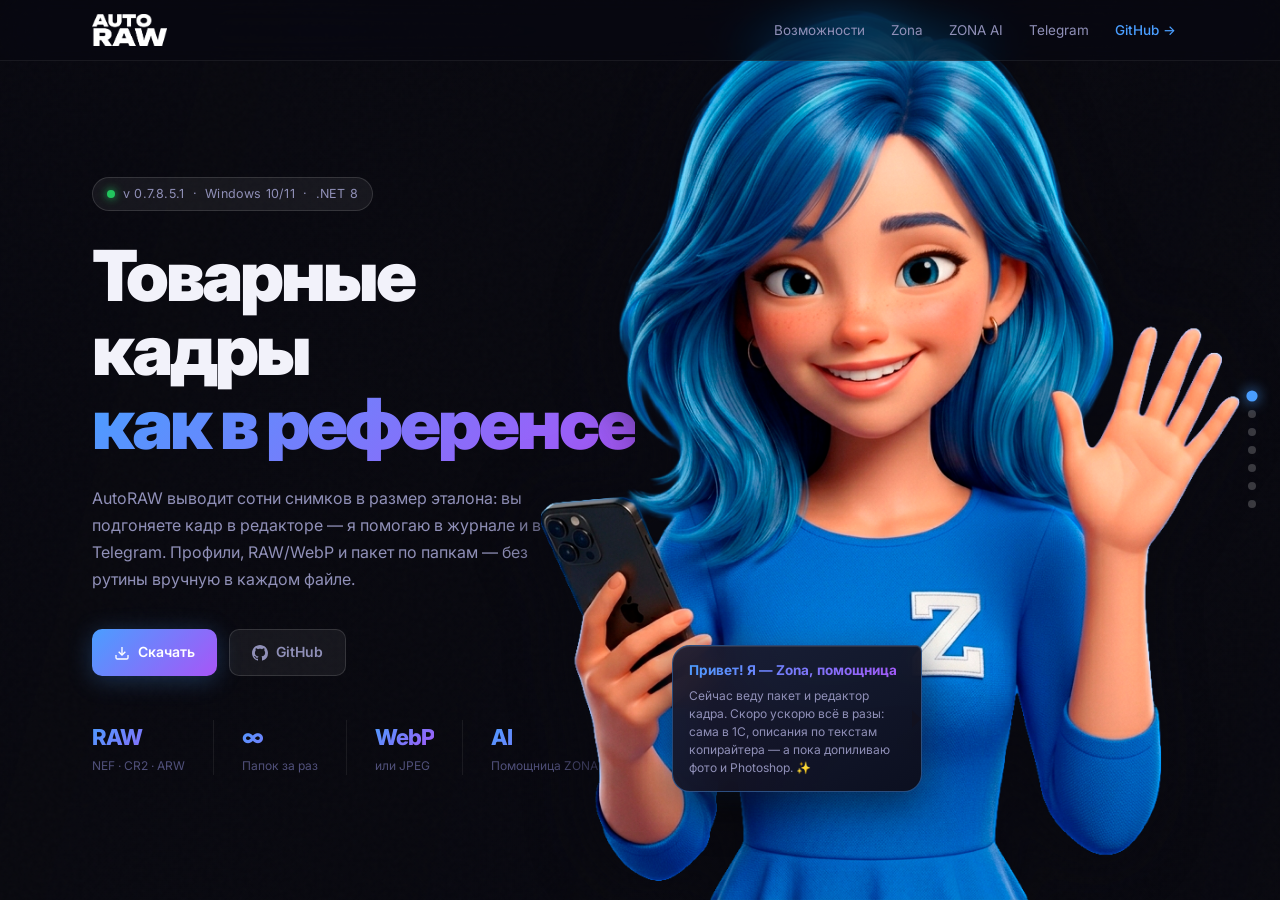
<file: index.html>
<!DOCTYPE html>
<html lang="ru">
<head>
  <meta charset="UTF-8" />
  <meta name="viewport" content="width=device-width, initial-scale=1.0" />
  <title>AutoRAW — кадрирование товара с помощницей Zona</title>
  <link rel="icon" href="images/favicon.ico" type="image/x-icon" />
  <link rel="stylesheet" href="style.css" />
  <link rel="preconnect" href="https://fonts.googleapis.com" />
  <link rel="preconnect" href="https://fonts.gstatic.com" crossorigin />
  <link href="https://fonts.googleapis.com/css2?family=Inter:wght@300;400;500;600;700;800;900&display=swap" rel="stylesheet" />
</head>
<body>

<!-- ══════════ NAV ══════════ -->
<nav class="nav">
  <div class="nav-inner">
    <a href="#s-hero" class="nav-logo" aria-label="AutoRAW">
      <img src="images/logo.png" alt="AutoRAW" class="nav-logo-img" />
    </a>
    <ul class="nav-links">
      <li><a href="#s-features">Возможности</a></li>
      <li><a href="#s-zona">Zona</a></li>
      <li><a href="#s-ai">ZONA AI</a></li>
      <li><a href="#s-telegram">Telegram</a></li>
      <li><a href="https://github.com/divangames/AutoRAW" target="_blank" class="nav-github">GitHub →</a></li>
    </ul>
    <button class="nav-burger" id="navBurger"><span></span><span></span><span></span></button>
  </div>
</nav>

<!-- ══════════ SCROLL PROGRESS DOTS ══════════ -->
<div class="scroll-dots" id="scrollDots">
  <div class="sdot active" data-idx="0" title="Главная"></div>
  <div class="sdot" data-idx="1" title="Возможности"></div>
  <div class="sdot" data-idx="2" title="Zona"></div>
  <div class="sdot" data-idx="3" title="ZONA AI"></div>
  <div class="sdot" data-idx="4" title="Telegram"></div>
  <div class="sdot" data-idx="5" title="Стек"></div>
  <div class="sdot" data-idx="6" title="Старт"></div>
</div>

<!-- ══════════ SCROLL CONTAINER ══════════ -->
<div class="scroll-wrap" id="scrollWrap">

  <!-- ① HERO ─────────────────────────────────── -->
  <section class="snap-sec s-hero" id="s-hero" data-idx="0">
    <div class="hero-video-bg">
      <iframe id="heroVideo"
        src="https://kinescope.io/embed/4FJbXLCmydcAJ5dsx8L84a?autoplay=1&muted=1&loop=1&controls=0&background=1&playbackRate=2"
        frameborder="0" allow="autoplay; fullscreen" allowfullscreen></iframe>
      <div class="hero-video-overlay"></div>
    </div>
    <div class="hero-noise"></div>

    <div class="container hero-inner">
      <div class="hero-left">
        <div class="hero-badge ri" data-d="0">
          <span class="badge-dot"></span>
          v&nbsp;0.7.8.5.1 &nbsp;·&nbsp; Windows 10/11 &nbsp;·&nbsp; .NET&nbsp;8
        </div>
        <h1 class="hero-title">
          <span class="rw" data-d="80">Товарные</span>
          <span class="rw" data-d="160">кадры</span>
          <span class="rw gradient-text" data-d="240">как в референсе</span>
        </h1>
        <p class="hero-sub ri" data-d="340">
          AutoRAW выводит сотни снимков в размер эталона: вы подгоняете кадр
          в редакторе — я помогаю в журнале и в Telegram. Профили, RAW/WebP
          и пакет по папкам — без рутины вручную в каждом файле.
        </p>
        <div class="hero-actions ri" data-d="420">
          <a href="https://github.com/divangames/AutoRAW/releases" target="_blank" class="btn btn-primary">
            <svg width="16" height="16" viewBox="0 0 24 24" fill="none" stroke="currentColor" stroke-width="2"><path d="M21 15v4a2 2 0 01-2 2H5a2 2 0 01-2-2v-4"/><polyline points="7 10 12 15 17 10"/><line x1="12" y1="15" x2="12" y2="3"/></svg>
            Скачать
          </a>
          <a href="https://github.com/divangames/AutoRAW" target="_blank" class="btn btn-ghost">
            <svg width="16" height="16" viewBox="0 0 24 24" fill="currentColor"><path d="M12 0C5.37 0 0 5.37 0 12c0 5.31 3.435 9.795 8.205 11.385.6.105.825-.255.825-.57 0-.285-.015-1.23-.015-2.235-3.015.555-3.795-.735-4.035-1.41-.135-.345-.72-1.41-1.23-1.695-.42-.225-1.02-.78-.015-.795.945-.015 1.62.87 1.845 1.23 1.08 1.815 2.805 1.305 3.495.99.105-.78.42-1.305.765-1.605-2.67-.3-5.46-1.335-5.46-5.925 0-1.305.465-2.385 1.23-3.225-.12-.3-.54-1.53.12-3.18 0 0 1.005-.315 3.3 1.23.96-.27 1.98-.405 3-.405s2.04.135 3 .405c2.295-1.56 3.3-1.23 3.3-1.23.66 1.65.24 2.88.12 3.18.765.84 1.23 1.905 1.23 3.225 0 4.605-2.805 5.625-5.475 5.925.435.375.81 1.095.81 2.22 0 1.605-.015 2.895-.015 3.3 0 .315.225.69.825.57A12.02 12.02 0 0024 12c0-6.63-5.37-12-12-12z"/></svg>
            GitHub
          </a>
        </div>
        <div class="hero-stats ri" data-d="500">
          <div class="hstat">
            <div class="hstat-num" data-count="0">RAW</div>
            <div class="hstat-label">NEF · CR2 · ARW</div>
          </div>
          <div class="hstat-div"></div>
          <div class="hstat">
            <div class="hstat-num">∞</div>
            <div class="hstat-label">Папок за раз</div>
          </div>
          <div class="hstat-div"></div>
          <div class="hstat">
            <div class="hstat-num">WebP</div>
            <div class="hstat-label">или JPEG</div>
          </div>
          <div class="hstat-div"></div>
          <div class="hstat">
            <div class="hstat-num">AI</div>
            <div class="hstat-label">Помощница ZONA</div>
          </div>
        </div>
      </div>

    </div>

    <div class="slide-char-wrap hero-char-wrap ri" data-d="200">
      <img src="images/fone_01.png" alt="ZONA" class="slide-char hero-char" id="heroChar" />
    </div>

    <aside class="hero-speech ri" data-d="280" aria-label="Приветствие Zona">
      <div class="hero-speech-bubble">
        <span class="hero-speech-name">Привет! Я — Zona, помощница</span>
        <p>Сейчас веду пакет и редактор кадра. Скоро ускорю всё в разы: сама в 1С, описания по текстам копирайтера — а пока допиливаю фото и Photoshop. ✨</p>
      </div>
    </aside>


  </section>

  <!-- ② FEATURES ─────────────────────────────── -->
  <section class="snap-sec s-features" id="s-features" data-idx="1">
    <div class="feat-char-wrap">
      <img src="images/hellow_02.png" alt="" class="feat-char" />
    </div>
    <aside class="feat-speech ri" data-d="200" aria-label="Zona говорит">
      <div class="feat-speech-bubble">
        <span class="feat-speech-name">Я, Zona</span>
        <p>Арсенал обновился: профили, редактор, пакет по референсу — и я уже кую следующий удар: 1С, тексты, экшены Photoshop. Верь в меня! ⚔️</p>
      </div>
    </aside>
    <div class="container">
      <div class="features-layout">
        <div class="feat-head">
          <div class="section-tag">Возможности</div>
          <h2 class="section-title">Полный арсенал<br/>для фотографа</h2>
          <p class="section-sub">Сейчас — кадр под эталон и пакет; дальше — ещё быстрее, с 1С и копирайтом</p>
        </div>
        <div class="feat-grid">
          <div class="feat-item ri" data-d="0">
            <div class="feat-icon fi-blue"><svg width="22" height="22" viewBox="0 0 24 24" fill="none" stroke="currentColor" stroke-width="1.5"><path d="M4 6h16M4 12h16M4 18h7"/></svg></div>
            <div><div class="feat-title">Пакетная обработка</div><div class="feat-desc">Рекурсивный обход, пауза, отмена</div></div>
          </div>
          <div class="feat-item ri" data-d="60">
            <div class="feat-icon fi-red"><svg width="22" height="22" viewBox="0 0 24 24" fill="none" stroke="currentColor" stroke-width="1.5"><rect x="3" y="3" width="18" height="18" rx="2"/><path d="M9 3v18M15 9h6M15 15h6"/></svg></div>
            <div><div class="feat-title">Редактор кадра</div><div class="feat-desc">Смещение, масштаб, поворот — под размер референса</div></div>
          </div>
          <div class="feat-item ri" data-d="120">
            <div class="feat-icon fi-purple"><svg width="22" height="22" viewBox="0 0 24 24" fill="none" stroke="currentColor" stroke-width="1.5"><path d="M21 16V8a2 2 0 00-1-1.73l-7-4a2 2 0 00-2 0l-7 4A2 2 0 003 8v8a2 2 0 001 1.73l7 4a2 2 0 002 0l7-4A2 2 0 0021 16z"/></svg></div>
            <div><div class="feat-title">Профили товара</div><div class="feat-desc">Стандартные и свои — импорт одной папкой</div></div>
          </div>
          <div class="feat-item ri" data-d="180">
            <div class="feat-icon fi-green"><svg width="22" height="22" viewBox="0 0 24 24" fill="none" stroke="currentColor" stroke-width="1.5"><path d="M12 3H5a2 2 0 00-2 2v14a2 2 0 002 2h14a2 2 0 002-2v-7"/><path d="M18.375 2.625a2.121 2.121 0 013 3L12 15l-4 1 1-4z"/></svg></div>
            <div><div class="feat-title">Drag-and-drop</div><div class="feat-desc">Перетащите папку — путь подставится</div></div>
          </div>
          <div class="feat-item ri" data-d="240">
            <div class="feat-icon fi-orange"><svg width="22" height="22" viewBox="0 0 24 24" fill="none" stroke="currentColor" stroke-width="1.5"><circle cx="12" cy="12" r="4"/><path d="M12 2v2m0 16v2M2 12h2m16 0h2"/></svg></div>
            <div><div class="feat-title">Тёмная и светлая тема</div><div class="feat-desc">Синхронизация с системой Windows</div></div>
          </div>
          <div class="feat-item ri" data-d="300">
            <div class="feat-icon fi-cyan"><svg width="22" height="22" viewBox="0 0 24 24" fill="none" stroke="currentColor" stroke-width="1.5"><path d="M14 2H6a2 2 0 00-2 2v16a2 2 0 002 2h12a2 2 0 002-2V8z"/><polyline points="14 2 14 8 20 8"/></svg></div>
            <div><div class="feat-title">Цветокоррекция XMP</div><div class="feat-desc">Пресеты Lightroom / Camera Raw</div></div>
          </div>
          <div class="feat-item ri" data-d="360">
            <div class="feat-icon fi-pink"><svg width="22" height="22" viewBox="0 0 24 24" fill="none" stroke="currentColor" stroke-width="1.5"><path d="M12 2v4M12 18v4M4.93 4.93l2.83 2.83M16.24 16.24l2.83 2.83M2 12h4M18 12h4M4.93 19.07l2.83-2.83M16.24 7.76l2.83-2.83"/></svg></div>
            <div><div class="feat-title">В разработке</div><div class="feat-desc">Фиксы фото, экшены и дроплеты Photoshop</div></div>
          </div>
          <div class="feat-item ri" data-d="420">
            <div class="feat-icon fi-blue"><svg width="22" height="22" viewBox="0 0 24 24" fill="none" stroke="currentColor" stroke-width="1.5"><path d="M21 15v4a2 2 0 01-2 2H5a2 2 0 01-2-2v-4"/><polyline points="7 10 12 15 17 10"/></svg></div>
            <div><div class="feat-title">Обновления с GitHub</div><div class="feat-desc">Авто-проверка + тихая установка</div></div>
          </div>
        </div>
      </div>
    </div>
  </section>

  <!-- ③ ZONA ──────────────────────────────────── -->
  <section class="snap-sec s-zona" id="s-zona" data-idx="2">
    <div class="zona-char-wrap">
      <img src="images/cuting.png" alt="" class="zona-char" />
    </div>
    <aside class="zona-speech ri" data-d="200" aria-label="Zona говорит">
      <div class="zona-speech-bubble">
        <span class="zona-speech-name">Я, Zona</span>
        <p>Сейчас держу линию кадра с тобой в редакторе. Скоро сама закрою цикл: фото → 1С → описание из ваших текстов. Уже мучаю Photoshop! 🔥</p>
      </div>
    </aside>
    <div class="zona-bg-glow"></div>
    <div class="container">
      <div class="zona-layout">
        <div class="zona-left">
          <div class="section-tag section-tag-red ri" data-d="0">Zona</div>
          <h2 class="section-title ri" data-d="80">Сейчас и<br/>что дальше</h2>
          <p class="zona-desc ri" data-d="160">
            Я — <strong>Zona</strong>, голос AutoRAW. Сегодня мы ведём товар к
            <strong>референсу</strong>: редактор положения кадра, профили,
            пакет по папкам. Каталог <code>zona/</code> — сетки и макеты для
            съёмки; в пакете итог задаёт <strong>ваша подгонка</strong> и размер эталона.
          </p>
          <div class="zona-steps">
            <div class="zona-step ri" data-d="220">
              <div class="step-num">01</div>
              <div class="step-body">
                <div class="step-title">Профиль и референс</div>
                <div class="step-text">Кроссовки из комплекта или свой профиль — <code>reference</code> задаёт размер кадра.</div>
              </div>
            </div>
            <div class="zona-step ri" data-d="280">
              <div class="step-num">02</div>
              <div class="step-body">
                <div class="step-title">Редактор кадра</div>
                <div class="step-text">Смещение, масштаб, поворот — сохраняете для профиля или для одного файла.</div>
              </div>
            </div>
            <div class="zona-step ri" data-d="340">
              <div class="step-num">03</div>
              <div class="step-body">
                <div class="step-title">Пакет «Товар»</div>
                <div class="step-text">Вложенные папки, WebP/JPEG, пауза и отмена — одна геометрия на весь каталог.</div>
              </div>
            </div>
            <div class="zona-step ri" data-d="400">
              <div class="step-num">04</div>
              <div class="step-body">
                <div class="step-title">Скоро — полный цикл</div>
                <div class="step-text">Выгрузка в <strong>1С</strong>, описания по материалам копирайтера, в разы быстрее.</div>
              </div>
            </div>
          </div>
          <div class="zona-roadmap ri" data-d="460">
            <div class="zona-roadmap-label">Уже в работе</div>
            <div class="zona-roadmap-text">Фиксы по фото товаров · автоматические <strong>экшены</strong> и <strong>дроплеты</strong> Photoshop</div>
          </div>
        </div>
        <div class="zona-right ri" data-d="100">
          <div class="zona-card">
            <div class="zona-card-bar">
              <span class="zcb-dot zcb-red"></span>
              <span class="zcb-dot zcb-yellow"></span>
              <span class="zcb-dot zcb-green"></span>
              <span class="zcb-title">Zona — журнал пакета</span>
            </div>
            <div class="zona-card-body">
              <div class="zona-mock">
                <div class="mock-photo">
                  <div class="mock-red-zone"></div>
                  <div class="mock-corners">
                    <b class="mc mc-tl"></b><b class="mc mc-tr"></b>
                    <b class="mc mc-bl"></b><b class="mc mc-br"></b>
                  </div>
                </div>
                <div class="mock-arr">→</div>
                <div class="mock-result">
                  <div class="mock-check">✓</div>
                  <div class="mock-rlabel">Zona</div>
                </div>
              </div>
              <div class="zona-log">
                <div class="zlog zlog-ok">✅ 01.nef → референс 01 · ручная подгонка</div>
                <div class="zlog zlog-ok">✅ 02.nef → референс 02 · OK</div>
                <div class="zlog zlog-ref">📐 03.nef → редактор: смещение сохранено</div>
                <div class="zlog zlog-ok">✅ 04.nef → WebP · профиль Кроссовки</div>
                <div class="zlog zlog-ok">🔜 скоро → 1С + описание от Zona</div>
              </div>
            </div>
          </div>
        </div>
      </div>
    </div>
  </section>

  <!-- ④ AI ────────────────────────────────────── -->
  <section class="snap-sec s-ai" id="s-ai" data-idx="3">
    <div class="ai-char-wrap">
      <img src="images/fone_02.png" alt="" class="ai-char" />
    </div>
    <aside class="ai-speech ri" data-d="200" aria-label="Zona говорит">
      <div class="ai-speech-bubble">
        <span class="ai-speech-name">Я, Zona</span>
        <p>— нейросеть-помощница: понимаю контекст пакета и пишу по-своему. Скоро сама отправлю товар в 1С и подберу описание — пока учусь на ваших кадрах и текстах копирайтера.</p>
      </div>
    </aside>
    <div class="container">
      <div class="ai-layout">
        <div class="ai-chat-wrap ri" data-d="80">
          <div class="chat-window">
            <div class="chat-header">
              <div class="chat-avatar">
                <img src="images/ava_z.png" alt="ZONA"
                  onerror="this.style.display='none';this.nextElementSibling.style.display='flex'" />
                <div class="chat-avatar-fb">Z</div>
              </div>
              <div>
                <div class="chat-name">ZONA</div>
                <div class="chat-status"><span class="online-dot"></span> нейросеть-помощница</div>
              </div>
            </div>
            <div class="chat-msgs" id="chatMessages">
              <div class="chat-msg-zona">
                <div class="chat-bubble">
                  👋 Привет! Я ZONA. Сейчас веду пакет по референсу и правкам из редактора — вы снимаете, я довожу кадр до эталона.
                  <span class="msg-time">09:41</span>
                </div>
              </div>
              <div class="chat-msg-zona">
                <div class="chat-bubble">
                  🔜 Скоро: выгрузка в 1С и описания по материалам копирайтера. В работе — фиксы фото и экшены Photoshop. Обещаю ускорить вас в разы!
                  <span class="msg-time">09:41</span>
                </div>
              </div>
              <div class="chat-msg-sys">
                <div class="chat-bubble-sys">⏯ Пакет запущен — 160 файлов</div>
              </div>
              <div class="chat-msg-zona">
                <div class="chat-bubble chat-bubble-done">
                  🌊 Последняя волна — и файлы готовы!<br /><br />
                  ✅ Успешно: 160, ошибок: 0, всего: 160. Время: 4:22.<br />
                  Профиль: Кроссовки
                  <span class="msg-time">09:46</span>
                </div>
              </div>
            </div>
          </div>
        </div>
        <div class="ai-text">
          <div class="section-tag section-tag-purple ri" data-d="0">ZONA AI</div>
          <h2 class="section-title ri" data-d="80">Помощница<br/>с характером</h2>
          <div class="ai-feats">
            <div class="ai-feat ri" data-d="220">
              <div class="ai-feat-icon">💬</div>
              <div>
                <div class="ai-feat-title">Чат-журнал</div>
                <div class="ai-feat-desc">Пузыри, аватар, время, копирование</div>
              </div>
            </div>
            <div class="ai-feat ri" data-d="280">
              <div class="ai-feat-icon">🧠</div>
              <div>
                <div class="ai-feat-title">Понимает сама</div>
                <div class="ai-feat-desc">Контекст: готово, ошибка, пауза, отмена</div>
              </div>
            </div>
            <div class="ai-feat ri" data-d="340">
              <div class="ai-feat-icon">⧉</div>
              <div>
                <div class="ai-feat-title">Отдельное окно</div>
                <div class="ai-feat-desc">Вынесите чат, перетащите за заголовок</div>
              </div>
            </div>
            <div class="ai-feat ri" data-d="400">
              <div class="ai-feat-icon">🎨</div>
              <div>
                <div class="ai-feat-title">Цветовая маркировка</div>
                <div class="ai-feat-desc">Ошибки — красным, успех — зелёным</div>
              </div>
            </div>
            <div class="ai-feat ri" data-d="460">
              <div class="ai-feat-icon">🚀</div>
              <div>
                <div class="ai-feat-title">Скоро от Zona</div>
                <div class="ai-feat-desc">1С, описания по копирайту, экшены Photoshop</div>
              </div>
            </div>
            <div class="ai-feat ri" data-d="520">
              <div class="ai-feat-icon">🛠</div>
              <div>
                <div class="ai-feat-title">Уже в разработке</div>
                <div class="ai-feat-desc">Фиксы товарных фото, дроплеты и экшены</div>
              </div>
            </div>
          </div>
        </div>
      </div>
    </div>
  </section>

  <!-- ⑤ TELEGRAM ───────────────────────────────── -->
  <section class="snap-sec s-telegram" id="s-telegram" data-idx="4">
    <div class="tg-char-wrap">
      <img src="images/shild.png" alt="" class="tg-char" />
    </div>
    <aside class="tg-speech ri" data-d="180" aria-label="Zona говорит">
      <div class="tg-speech-bubble">
        <span class="tg-speech-name">Это я, малышка Zona</span>
        <p>Да, я маленькая — но сильная! Твои данные никому не отдам, обещаю. И я тебя тоже люблю! 🛡️💙</p>
      </div>
    </aside>
    <div class="container">
      <div class="tg-layout">
        <div class="tg-left">
          <div class="section-tag section-tag-blue ri" data-d="0">Telegram</div>
          <h2 class="section-title ri" data-d="80">Уведомления<br/>прямо в чат</h2>
          <p class="tg-desc ri" data-d="160">Закройте ноутбук — ZONA сообщит о результате сама</p>
          <div class="tg-steps">
            <div class="tg-step ri" data-d="220"><div class="tg-step-n">01</div><div>Создайте бота у <strong>@BotFather</strong> — получите токен</div></div>
            <div class="tg-step ri" data-d="270"><div class="tg-step-n">02</div><div>Откройте <strong>Настройки → Telegram ZONA…</strong></div></div>
            <div class="tg-step ri" data-d="320"><div class="tg-step-n">03</div><div>Введите токен и ID чата, нажмите <strong>«Проверить»</strong></div></div>
            <div class="tg-step ri" data-d="370"><div class="tg-step-n">04</div><div>Готово — данные <strong>сохранены</strong> и защищены паролем</div></div>
          </div>
          <div class="tg-lock ri" data-d="440">
            🔒 Токен и Chat ID хранятся только на вашем ПК
          </div>
        </div>
        <div class="tg-right ri" data-d="100">
          <div class="tg-cards">
            <div class="tg-card tg-done">
              <div class="tg-card-emo">✅</div>
              <div>
                <div class="tg-card-lbl">Пакет готов</div>
                <div class="tg-card-msg">🎯 Цель достигнута — пакет готов!<br/>✅ Успешно: 48, ошибок: 0. Время: 1:12.<br/>Профиль: WB Sneakers</div>
                <div class="tg-card-time">14:32</div>
              </div>
            </div>
            <div class="tg-card tg-error">
              <div class="tg-card-emo">❌</div>
              <div>
                <div class="tg-card-lbl">Ошибка</div>
                <div class="tg-card-msg">⚡ Что-то пошло не так!<br/>Cannot read file: 07.nef</div>
                <div class="tg-card-time">14:33</div>
              </div>
            </div>
            <div class="tg-card tg-cancel">
              <div class="tg-card-emo">🚫</div>
              <div>
                <div class="tg-card-lbl">Отмена</div>
                <div class="tg-card-msg">🌊 Прибой затих. Отмена.</div>
                <div class="tg-card-time">14:34</div>
              </div>
            </div>
          </div>
        </div>
      </div>
    </div>
  </section>

  <!-- ⑥ STACK ──────────────────────────────────── -->
  <section class="snap-sec s-stack" id="s-stack" data-idx="5">
    <div class="container">
      <div class="stack-layout">
        <div class="stack-head">
          <div class="section-tag ri" data-d="0">Технологии</div>
          <h2 class="section-title ri" data-d="80">Что внутри AutoRAW</h2>
          <p class="section-sub ri" data-d="140">Зрелый стек без лишних зависимостей</p>
        </div>
        <div class="stack-grid">
          <div class="stack-card ri" data-d="0">
            <div class="stack-ico sico-blue">.NET</div>
            <div class="stack-name">.NET 8</div>
            <div class="stack-desc">Современный быстрый рантайм</div>
          </div>
          <div class="stack-card ri" data-d="70">
            <div class="stack-ico sico-purple">WPF</div>
            <div class="stack-name">WPF</div>
            <div class="stack-desc">Нативный Windows UI</div>
          </div>
          <div class="stack-card ri" data-d="140">
            <div class="stack-ico sico-green">CV</div>
            <div class="stack-name">OpenCvSharp</div>
            <div class="stack-desc">Макеты, сетки, обработка изображений</div>
          </div>
          <div class="stack-card ri" data-d="210">
            <div class="stack-ico sico-orange">MN</div>
            <div class="stack-name">Magick.NET</div>
            <div class="stack-desc">RAW + WebP/JPEG</div>
          </div>
          <div class="stack-card ri" data-d="280">
            <div class="stack-ico sico-cyan">TG</div>
            <div class="stack-name">Telegram Bot API</div>
            <div class="stack-desc">Уведомления о пакете</div>
          </div>
          <div class="stack-card ri" data-d="350">
            <div class="stack-ico sico-yellow">ISS</div>
            <div class="stack-name">Inno Setup</div>
            <div class="stack-desc">Установщик с .NET</div>
          </div>
        </div>
        <div class="req-strip ri" data-d="200">
          <div class="req-item"><span class="req-label">ОС</span><span>Windows 10 / 11 · x64</span></div>
          <div class="req-div"></div>
          <div class="req-item"><span class="req-label">RAM</span><span>4 ГБ min · 8 ГБ рек.</span></div>
          <div class="req-div"></div>
          <div class="req-item"><span class="req-label">CPU</span><span>2 ядра min · 4+ рек.</span></div>
          <div class="req-div"></div>
          <div class="req-item"><span class="req-label">Экран</span><span>1280×720+</span></div>
          <div class="req-div"></div>
          <div class="req-item"><span class="req-label">Диск</span><span>~1 ГБ + файлы</span></div>
        </div>
      </div>
    </div>
  </section>

  <!-- ⑦ CTA ───────────────────────────────────── -->
  <section class="snap-sec s-cta" id="s-cta" data-idx="6">
    <div class="cta-video-bg">
      <iframe id="ctaVideo"
        src="https://kinescope.io/embed/4FJbXLCmydcAJ5dsx8L84a?autoplay=1&muted=1&loop=1&controls=0&background=1&playbackRate=2"
        frameborder="0" allow="autoplay; fullscreen" allowfullscreen></iframe>
      <div class="cta-video-overlay"></div>
    </div>
    <div class="cta-glow-1"></div>
    <div class="cta-glow-2"></div>
    <div class="slide-char-wrap cta-char-wrap">
      <img src="images/hellow_03.png" alt="ZONA" class="slide-char cta-char" />
    </div>
    <aside class="cta-speech" aria-label="Zona говорит">
      <div class="cta-speech-bubble ri" data-d="360">
        <span class="cta-speech-name">Я, Zona</span>
        <p>Скачай AutoRAW — а я уже готовлю 1С, описания и Photoshop. Будем дружить! 💙</p>
      </div>
    </aside>
    <div class="container cta-inner">
      <div class="cta-tag ri" data-d="0">WhiteCube · 2026</div>
      <h2 class="cta-title ri" data-d="80">
        Готовы попробовать<br/>
        <span class="gradient-text">AutoRAW</span>?
      </h2>
      <p class="cta-sub ri" data-d="160">
        Скачайте установщик — .NET установится автоматически при необходимости
      </p>
      <div class="cta-actions ri" data-d="240">
        <a href="https://github.com/divangames/AutoRAW/releases" target="_blank" class="btn btn-primary btn-xl">
          <svg width="20" height="20" viewBox="0 0 24 24" fill="none" stroke="currentColor" stroke-width="2"><path d="M21 15v4a2 2 0 01-2 2H5a2 2 0 01-2-2v-4"/><polyline points="7 10 12 15 17 10"/><line x1="12" y1="15" x2="12" y2="3"/></svg>
          Скачать AutoRAW
        </a>
        <a href="https://github.com/divangames/AutoRAW" target="_blank" class="btn btn-ghost btn-xl">
          Репозиторий GitHub
        </a>
      </div>
      <div class="cta-ver ri" data-d="320">Версия <strong>0.7.8.5.1</strong></div>
    </div>
    <footer class="footer">
      <div class="container footer-inner">
        <div>
          <div class="footer-logo">
            <img src="images/logo.png" alt="AutoRAW" class="footer-logo-img" />
          </div>
          <div class="footer-copy">© 2026 WhiteCube. Все права защищены.</div>
        </div>
        <div class="footer-links">
          <a href="https://github.com/divangames/AutoRAW" target="_blank">GitHub</a>
          <a href="https://github.com/divangames/AutoRAW/releases" target="_blank">Релизы</a>
          <a href="https://белаякоробка.рф/" target="_blank">WhiteCube</a>
        </div>
      </div>
    </footer>
  </section>

</div><!-- /scroll-wrap -->

<script src="script.js"></script>
</body>
</html>
</file>
<file: style.css>
/* ══════════════════════════════════════════════
   AutoRAW — Premium Investor Presentation
   ══════════════════════════════════════════════ */

:root {
  --bg:        #08080f;
  --bg2:       #0c0c18;
  --surface:   #141422;
  --surface2:  #1c1c2e;
  --border:    rgba(255,255,255,0.07);
  --border2:   rgba(255,255,255,0.13);

  --text:      #f2f2fa;
  --text-2:    #9090b8;
  --text-3:    #50507a;

  --blue:      #4a9eff;
  --blue-bg:   rgba(74,158,255,0.10);
  --purple:    #a855f7;
  --purple-bg: rgba(168,85,247,0.10);
  --green:     #22c55e;
  --green-bg:  rgba(34,197,94,0.10);
  --orange:    #f97316;
  --orange-bg: rgba(249,115,22,0.10);
  --cyan:      #06b6d4;
  --cyan-bg:   rgba(6,182,212,0.10);
  --pink:      #ec4899;
  --pink-bg:   rgba(236,72,153,0.10);
  --yellow:    #eab308;
  --yellow-bg: rgba(234,179,8,0.10);
  --red:       #ef4444;
  --red-bg:    rgba(239,68,68,0.10);

  --r:   10px;
  --rl:  18px;
  --rxl: 24px;
  --font:'Inter',system-ui,-apple-system,sans-serif;
}

*,*::before,*::after{box-sizing:border-box;margin:0;padding:0}
html{font-size:16px}
body{
  font-family:var(--font);
  background:var(--bg);
  color:var(--text);
  line-height:1.6;
  -webkit-font-smoothing:antialiased;
  overflow:hidden;
}
img{display:block;max-width:100%}
a{color:inherit;text-decoration:none}

/* ══════════ SCROLL SNAP CONTAINER ══════════ */
.scroll-wrap{
  height:100vh;
  overflow-y:scroll;
  scroll-snap-type:y mandatory;
  scroll-behavior:smooth;
  /* hide scrollbar */
  scrollbar-width:none;
}
.scroll-wrap::-webkit-scrollbar{display:none}

.snap-sec{
  height:100vh;
  scroll-snap-align:start;
  position:relative;
  overflow:hidden;
  display:flex;
  align-items:center;
}

.container{
  max-width:1160px;
  margin:0 auto;
  padding:0 32px;
  width:100%;
}

/* ══════════ NAV ══════════ */
.nav{
  position:fixed;
  top:0;left:0;right:0;
  z-index:200;
  background:rgba(8,8,15,0.6);
  backdrop-filter:blur(24px) saturate(160%);
  border-bottom:1px solid var(--border);
  transition:background .3s;
}
.nav-inner{
  max-width:1160px;
  margin:0 auto;
  padding:0 32px;
  height:60px;
  display:flex;
  align-items:center;
  justify-content:space-between;
}
.nav-logo{
  display:flex;align-items:center;
  flex-shrink:0;
  text-decoration:none;
}
.nav-logo-img{
  display:block;
  height:32px;
  width:auto;
  object-fit:contain;
}
.nav-links{
  display:flex;align-items:center;gap:2px;list-style:none;
}
.nav-links a{
  padding:5px 12px;font-size:13.5px;
  color:var(--text-2);border-radius:7px;
  transition:color .2s,background .2s;
}
.nav-links a:hover{color:var(--text);background:var(--surface)}
.nav-github{color:var(--blue)!important;font-weight:500}
.nav-burger{
  display:none;flex-direction:column;gap:5px;
  background:none;border:none;cursor:pointer;padding:4px;
}
.nav-burger span{display:block;width:22px;height:2px;background:var(--text-2);border-radius:2px;transition:.3s}

/* ══════════ SCROLL DOTS ══════════ */
.scroll-dots{
  position:fixed;
  right:24px;top:50%;
  transform:translateY(-50%);
  z-index:150;
  display:flex;flex-direction:column;gap:10px;
}
.sdot{
  width:8px;height:8px;border-radius:50%;
  background:rgba(255,255,255,.2);
  cursor:pointer;transition:all .3s;
  position:relative;
}
.sdot::before{
  content:attr(title);
  position:absolute;right:20px;top:50%;transform:translateY(-50%);
  background:var(--surface);border:1px solid var(--border2);
  color:var(--text-2);font-size:12px;font-family:var(--font);
  padding:4px 10px;border-radius:6px;
  white-space:nowrap;opacity:0;pointer-events:none;
  transition:opacity .2s;
}
.sdot:hover::before{opacity:1}
.sdot.active{
  background:var(--blue);
  box-shadow:0 0 10px var(--blue);
  transform:scale(1.4);
}

/* ══════════ ANIMATIONS ══════════ */
@keyframes fadeInUp{
  from{opacity:0;transform:translateY(36px)}
  to{opacity:1;transform:translateY(0)}
}
@keyframes slideInLeft{
  from{opacity:0;transform:translateX(-50px)}
  to{opacity:1;transform:translateX(0)}
}
@keyframes slideInRight{
  from{opacity:0;transform:translateX(50px)}
  to{opacity:1;transform:translateX(0)}
}
@keyframes wordReveal{
  from{opacity:0;transform:translateY(60%) skewY(4deg)}
  to{opacity:1;transform:translateY(0) skewY(0)}
}
@keyframes scaleIn{
  from{opacity:0;transform:scale(.92)}
  to{opacity:1;transform:scale(1)}
}
@keyframes pulse{
  0%,100%{opacity:1;transform:scale(1)}
  50%{opacity:.7;transform:scale(.85)}
}
@keyframes scrollThumb{
  0%{transform:translateY(0);opacity:1}
  80%{transform:translateY(12px);opacity:0}
  100%{transform:translateY(0);opacity:0}
}
@keyframes glow1{0%{transform:translate(0,0) scale(1)}100%{transform:translate(40px,-20px) scale(1.12)}}
@keyframes glow2{0%{transform:translate(0,0) scale(1)}100%{transform:translate(-30px,30px) scale(1.18)}}
@keyframes redPulse{
  0%,100%{border-color:rgba(239,68,68,.7)}
  50%{border-color:rgba(239,68,68,1);box-shadow:0 0 14px rgba(239,68,68,.35)}
}
@keyframes logSlide{
  from{opacity:0;transform:translateX(-10px)}
  to{opacity:1;transform:translateX(0)}
}

/* reveal items — default hidden */
.ri,.rw{opacity:0}

/* active section triggers animation */
.snap-sec.is-active .ri{animation:fadeInUp .65s cubic-bezier(.16,1,.3,1) forwards}
.snap-sec.is-active .rw{animation:wordReveal .6s cubic-bezier(.16,1,.3,1) forwards}

/* stagger via data-d */
.snap-sec.is-active [data-d]{animation-delay:calc(attr(data-d ms, 0ms))}

/* JS will set inline style for delay */

/* ══════════ HERO ══════════ */
.s-hero{padding-top:60px;position:relative;overflow:hidden}

/* video bg */
.hero-video-bg{
  position:absolute;inset:0;overflow:hidden;z-index:0;
}
.hero-video-bg iframe{
  position:absolute;top:50%;left:50%;
  transform:translate(-50%,-50%);
  width:177.78vh;height:56.25vw;
  min-width:100%;min-height:100%;
  pointer-events:none;border:none;
}
.hero-video-overlay{
  position:absolute;inset:0;
  background:linear-gradient(
    105deg,
    rgba(8,8,15,.92) 0%,
    rgba(8,8,15,.78) 50%,
    rgba(8,8,15,.35) 100%
  );
}
.hero-noise{
  position:absolute;inset:0;z-index:1;pointer-events:none;
  background-image:url("data:image/svg+xml,%3Csvg viewBox='0 0 200 200' xmlns='http://www.w3.org/2000/svg'%3E%3Cfilter id='n'%3E%3CfeTurbulence type='fractalNoise' baseFrequency='0.9' numOctaves='4' stitchTiles='stitch'/%3E%3C/filter%3E%3Crect width='100%25' height='100%25' filter='url(%23n)' opacity='0.04'/%3E%3C/svg%3E");
  opacity:.5;
}

/* hero layout */
.hero-inner{
  position:relative;z-index:2;
  display:grid;
  grid-template-columns:55% 45%;
  align-items:center;
  gap:0;
  height:100%;
  padding-top:0;
}
.hero-left{
  padding-right:40px;
}
.hero-badge{
  display:inline-flex;align-items:center;gap:8px;
  padding:6px 14px;
  background:rgba(255,255,255,.06);
  border:1px solid var(--border2);
  border-radius:100px;
  font-size:12.5px;color:var(--text-2);
  margin-bottom:28px;
  letter-spacing:.2px;
}
.badge-dot{
  width:8px;height:8px;border-radius:50%;
  background:var(--green);
  box-shadow:0 0 8px var(--green);
  animation:pulse 2s ease-in-out infinite;
}
.hero-title{
  font-size:clamp(44px,5.5vw,76px);
  font-weight:900;
  line-height:1.05;
  letter-spacing:-3px;
  margin-bottom:24px;
  display:flex;flex-direction:column;
  align-items:flex-start;
  overflow:hidden;
}
.hero-title .rw{
  display:block;
}
.gradient-text{
  background:linear-gradient(135deg,var(--blue) 0%,var(--purple) 100%);
  -webkit-background-clip:text;-webkit-text-fill-color:transparent;
  background-clip:text;
}
.hero-sub{
  font-size:16px;color:var(--text-2);
  max-width:480px;line-height:1.7;
  margin-bottom:36px;
}
.hero-actions{
  display:flex;gap:12px;flex-wrap:wrap;
  margin-bottom:44px;
}

/* buttons */
.btn{
  display:inline-flex;align-items:center;gap:8px;
  padding:11px 22px;border-radius:var(--r);
  font-size:14px;font-weight:600;font-family:var(--font);
  cursor:pointer;border:none;
  transition:transform .15s,box-shadow .2s,opacity .15s;
}
.btn:hover{transform:translateY(-2px)}
.btn:active{transform:translateY(0)}
.btn-primary{
  background:linear-gradient(135deg,var(--blue),var(--purple));
  color:#fff;
  box-shadow:0 4px 24px rgba(74,158,255,.28);
}
.btn-primary:hover{box-shadow:0 8px 32px rgba(74,158,255,.45)}
.btn-ghost{
  background:rgba(255,255,255,.06);
  border:1px solid var(--border2);
  color:var(--text-2);
}
.btn-ghost:hover{color:var(--text);background:rgba(255,255,255,.1)}
.btn-xl{padding:14px 28px;font-size:15px}

.hero-stats{
  display:flex;align-items:center;gap:0;
  flex-wrap:wrap;
  margin-bottom:8px;
}
.hstat{padding:0 28px 0 0;margin-right:28px;border-right:1px solid var(--border)}
.hstat:last-child{border-right:none;margin-right:0;padding-right:0}
.hstat-num{
  font-size:22px;font-weight:800;letter-spacing:-1px;
  background:linear-gradient(135deg,var(--blue),var(--purple));
  -webkit-background-clip:text;-webkit-text-fill-color:transparent;background-clip:text;
}
.hstat-label{font-size:12px;color:var(--text-3);margin-top:1px}

/* Персонаж Zona: одинаковый размер на hero и CTA */
.slide-char-wrap{
  position:absolute;
  bottom:0;right:40px;
  z-index:10;pointer-events:none;
  height:99%;
  transform:translateX(15%);
}
.slide-char{
  height:100%;width:auto;
  object-fit:contain;object-position:bottom right;
  display:block;
  filter:drop-shadow(-10px 0 28px rgba(8,8,15,.75));
}
.hero-char{transition:transform .1s linear}

.hero-speech{
  position:absolute;
  z-index:15;
  right:28%;
  bottom:12%;
  max-width:250px;
  pointer-events:none;
}
.hero-speech-bubble{
  position:relative;
  padding:14px 16px;
  background:linear-gradient(145deg,rgba(28,28,48,.95),rgba(12,12,24,.95));
  border:1px solid rgba(74,158,255,.4);
  border-radius:18px 6px 18px 18px;
  box-shadow:
    0 16px 40px rgba(0,0,0,.55),
    0 0 28px rgba(74,158,255,.15),
    inset 0 1px 0 rgba(255,255,255,.1);
  backdrop-filter:blur(12px);
  animation:levitate 4.2s ease-in-out infinite;
}
.hero-speech-bubble::after{
  content:'';
  position:absolute;
  right:-9px;
  top:50%;
  transform:translateY(-50%);
  border:9px solid transparent;
  border-left-color:rgba(18,18,32,.95);
}
.hero-speech-name{
  display:block;
  font-weight:700;
  font-size:13.5px;
  margin-bottom:5px;
  background:linear-gradient(135deg,var(--blue),var(--purple));
  -webkit-background-clip:text;-webkit-text-fill-color:transparent;
  background-clip:text;
}
.hero-speech-bubble p{
  margin:0;
  font-size:12px;
  line-height:1.5;
  color:var(--text-2);
}

/* scroll hint — скрыт: дублировал статистику, навигация — точки справа */
.hero-scroll-hint{display:none}

/* ══════════ SECTION COMMON ══════════ */
.section-tag{
  display:inline-block;padding:4px 12px;
  background:var(--blue-bg);color:var(--blue);
  border-radius:100px;font-size:11.5px;font-weight:600;
  letter-spacing:.6px;text-transform:uppercase;
  margin-bottom:14px;
}
.section-tag-red   {background:var(--red-bg);   color:var(--red)}
.section-tag-purple{background:var(--purple-bg);color:var(--purple)}
.section-tag-blue  {background:var(--blue-bg);  color:var(--blue)}
.section-title{
  font-size:clamp(30px,3.6vw,52px);
  font-weight:800;letter-spacing:-1.5px;
  line-height:1.1;margin-bottom:14px;
}
.section-sub{
  font-size:16px;color:var(--text-2);
  max-width:520px;line-height:1.65;
}

/* ══════════ FEATURES ══════════ */
.s-features{background:var(--bg2);position:relative}

.feat-char-wrap{
  position:absolute;
  bottom:0;
  right:40px;
  z-index:10;pointer-events:none;
  height:64%;
  overflow:visible;
}
.feat-char{
  height:100%;width:auto;
  object-fit:contain;object-position:bottom right;
  display:block;
  opacity:1;
  transform:scale(1);
  transform-origin:bottom right;
  filter:drop-shadow(-10px 0 20px rgba(8,8,15,.6));
}

.feat-speech{
  position:absolute;
  z-index:15;
  right:14%;
  bottom:8%;
  max-width:230px;
  pointer-events:none;
}
.feat-speech-bubble{
  position:relative;
  padding:12px 14px;
  background:linear-gradient(145deg,rgba(26,32,52,.98),rgba(14,18,32,.98));
  border:1px solid rgba(74,158,255,.45);
  border-radius:18px 6px 18px 18px;
  box-shadow:
    0 14px 36px rgba(0,0,0,.5),
    0 0 20px rgba(74,158,255,.12),
    inset 0 1px 0 rgba(255,255,255,.08);
  animation:levitate 4.2s ease-in-out infinite;
}
.feat-speech-bubble::after{
  content:'';
  position:absolute;
  right:-9px;
  top:50%;
  transform:translateY(-50%);
  border:9px solid transparent;
  border-left-color:rgba(18,24,40,.98);
}
.feat-speech-name{
  display:block;
  font-weight:700;
  font-size:12.5px;
  margin-bottom:4px;
  background:linear-gradient(135deg,var(--blue),var(--purple));
  -webkit-background-clip:text;-webkit-text-fill-color:transparent;
  background-clip:text;
}
.feat-speech-bubble p{
  margin:0;
  font-size:11.5px;
  line-height:1.48;
  color:var(--text-2);
}

.features-layout{
  position:relative;z-index:1;
  display:grid;
  grid-template-columns:300px 1fr;
  gap:64px;
  align-items:center;
  width:100%;
}
.feat-head .section-sub{max-width:260px;margin-top:10px}
.feat-grid{
  display:grid;
  grid-template-columns:1fr 1fr;
  gap:6px;
}
.feat-item{
  display:flex;align-items:center;gap:16px;
  padding:16px 18px;
  background:var(--surface);
  border:1px solid var(--border);
  border-radius:var(--rl);
  transition:border-color .25s,transform .25s;
}
.feat-item:hover{border-color:var(--border2);transform:translateX(4px)}
.feat-icon{
  min-width:40px;height:40px;border-radius:10px;
  display:flex;align-items:center;justify-content:center;
  flex-shrink:0;
}
.fi-blue   {background:var(--blue-bg);  color:var(--blue)}
.fi-red    {background:var(--red-bg);   color:var(--red)}
.fi-purple {background:var(--purple-bg);color:var(--purple)}
.fi-green  {background:var(--green-bg); color:var(--green)}
.fi-orange {background:var(--orange-bg);color:var(--orange)}
.fi-cyan   {background:var(--cyan-bg);  color:var(--cyan)}
.fi-pink   {background:var(--pink-bg);  color:var(--pink)}
.feat-title{font-size:14px;font-weight:600;margin-bottom:2px}
.feat-desc {font-size:12.5px;color:var(--text-3);line-height:1.4}

/* ══════════ ZONA ══════════ */
.s-zona{background:var(--bg);position:relative}

.zona-char-wrap{
  position:absolute;
  bottom:0;right:40px;
  z-index:10;pointer-events:none;
  height:64%;
  overflow:visible;
  transform:translateX(30%);
}
.zona-char{
  height:100%;width:auto;
  object-fit:contain;object-position:bottom right;
  display:block;
  opacity:1;
  transform:scale(1);
  transform-origin:bottom right;
  filter:drop-shadow(-10px 0 24px rgba(8,8,15,.7));
}

.zona-speech{
  position:absolute;
  z-index:15;
  right:10%;
  bottom:10%;
  max-width:220px;
  pointer-events:none;
}
.zona-speech-bubble{
  position:relative;
  padding:12px 14px;
  background:linear-gradient(145deg,rgba(40,22,28,.98),rgba(20,12,18,.98));
  border:1px solid rgba(239,68,68,.45);
  border-radius:18px 6px 18px 18px;
  box-shadow:
    0 14px 36px rgba(0,0,0,.5),
    0 0 20px rgba(239,68,68,.12),
    inset 0 1px 0 rgba(255,255,255,.08);
  animation:levitate 4.2s ease-in-out infinite;
}
.zona-speech-bubble::after{
  content:'';
  position:absolute;
  right:-9px;
  top:50%;
  transform:translateY(-50%);
  border:9px solid transparent;
  border-left-color:rgba(24,14,18,.98);
}
.zona-speech-name{
  display:block;
  font-weight:700;
  font-size:12.5px;
  margin-bottom:4px;
  color:var(--red);
}
.zona-speech-bubble p{
  margin:0;
  font-size:11.5px;
  line-height:1.48;
  color:var(--text-2);
}

.zona-bg-glow{
  position:absolute;top:50%;left:50%;
  transform:translate(-50%,-50%);
  width:700px;height:400px;
  background:radial-gradient(ellipse,rgba(239,68,68,.05) 0%,transparent 70%);
  pointer-events:none;z-index:0;
}
.zona-layout{
  position:relative;z-index:1;
  display:grid;grid-template-columns:1fr 1fr;
  gap:64px;align-items:center;width:100%;
}
.zona-desc{font-size:15px;color:var(--text-2);line-height:1.7;margin-bottom:28px}
.zona-desc strong{color:var(--red)}
.zona-steps{display:flex;flex-direction:column;gap:16px}
.zona-roadmap{
  margin-top:20px;padding:14px 16px;
  border:1px solid rgba(239,68,68,.25);
  border-radius:10px;background:rgba(239,68,68,.06)
}
.zona-roadmap-label{
  font-size:11px;font-weight:700;letter-spacing:.06em;text-transform:uppercase;
  color:var(--red);margin-bottom:6px
}
.zona-roadmap-text{font-size:14px;color:var(--text-2);line-height:1.55}
.zona-roadmap-text strong{color:var(--text-1)}
.zona-step{display:flex;gap:14px;align-items:flex-start}
.step-num{
  min-width:34px;height:34px;
  background:var(--red-bg);color:var(--red);
  border-radius:8px;display:flex;align-items:center;justify-content:center;
  font-size:12px;font-weight:700;flex-shrink:0;
}
.step-title{font-size:14px;font-weight:600;margin-bottom:2px}
.step-text{font-size:13px;color:var(--text-2);line-height:1.45}
.step-text code{
  background:var(--surface2);padding:1px 5px;
  border-radius:4px;font-size:12px;color:var(--cyan);
}
/* zona card */
.zona-card{
  background:var(--surface);
  border:1px solid var(--border);
  border-radius:var(--rxl);overflow:hidden;
}
.zona-card-bar{
  display:flex;align-items:center;gap:7px;
  padding:13px 18px;
  background:var(--surface2);
  border-bottom:1px solid var(--border);
  font-size:13px;color:var(--text-2);
}
.zcb-dot{width:11px;height:11px;border-radius:50%}
.zcb-red{background:#ef4444}.zcb-yellow{background:#eab308}.zcb-green{background:#22c55e}
.zcb-title{margin-left:4px}
.zona-card-body{padding:20px}
.zona-mock{
  display:flex;align-items:center;justify-content:center;
  gap:16px;margin-bottom:16px;
}
.mock-photo{
  position:relative;width:100px;height:70px;
  background:var(--bg2);border:1px solid var(--border);
  border-radius:8px;display:flex;align-items:center;justify-content:center;
}
.mock-red-zone{
  width:60px;height:40px;
  border:2px solid rgba(239,68,68,.7);
  background:rgba(239,68,68,.07);border-radius:4px;
  animation:redPulse 2s ease-in-out infinite;
}
.mock-corners{position:absolute;inset:4px}
.mc{position:absolute;width:8px;height:8px;border-color:var(--red);border-style:solid}
.mc-tl{top:0;left:0;border-width:2px 0 0 2px}
.mc-tr{top:0;right:0;border-width:2px 2px 0 0}
.mc-bl{bottom:0;left:0;border-width:0 0 2px 2px}
.mc-br{bottom:0;right:0;border-width:0 2px 2px 0}
.mock-arr{font-size:22px;color:var(--text-3)}
.mock-result{
  width:68px;height:68px;
  background:var(--green-bg);border:1px solid var(--green);
  border-radius:8px;display:flex;align-items:center;justify-content:center;
  text-align:center;
}
.mock-check{font-size:22px;color:var(--green)}
.mock-rlabel{font-size:11px;color:var(--green);font-weight:600}
.zona-log{display:flex;flex-direction:column;gap:5px}
.zlog{
  font-size:12px;font-family:'Courier New',monospace;
  padding:5px 10px;border-radius:6px;
  animation:logSlide .4s ease;
}
.zlog-ok {background:var(--green-bg);color:var(--green)}
.zlog-ref{background:var(--blue-bg); color:var(--blue)}

/* ══════════ AI ══════════ */
.s-ai{background:var(--bg2)}
.ai-char-wrap{
  position:absolute;
  bottom:0;right:40px;
  z-index:10;pointer-events:none;
  height:77%;
  overflow:visible;
  display:flex;align-items:flex-end;
  transform:translateX(20%);
}
.ai-char{
  height:100%;max-height:none;
  width:auto;
  object-fit:contain;object-position:bottom right;
  display:block;
  opacity:1;
  transform:scale(1);
  transform-origin:bottom right;
  filter:drop-shadow(-10px 0 24px rgba(8,8,15,.7));
}

/* speech bubble — Zona говорит */
@keyframes levitate{
  0%,100%{transform:translateY(0)}
  50%{transform:translateY(-11px)}
}
.ai-speech{
  position:absolute;
  z-index:15;
  right:10%;
  bottom:10%;
  max-width:240px;
  pointer-events:none;
}
.ai-speech-bubble{
  position:relative;
  padding:13px 15px;
  background:linear-gradient(145deg,rgba(30,30,50,.98),rgba(16,16,28,.98));
  border:1px solid rgba(168,85,247,.45);
  border-radius:18px 6px 18px 18px;
  box-shadow:
    0 14px 36px rgba(0,0,0,.5),
    0 0 24px rgba(168,85,247,.12),
    inset 0 1px 0 rgba(255,255,255,.08);
  animation:levitate 4.2s ease-in-out infinite;
}
.ai-speech-bubble::after{
  content:'';
  position:absolute;
  right:-9px;
  top:50%;
  transform:translateY(-50%);
  border:9px solid transparent;
  border-left-color:rgba(20,20,36,.98);
}
.ai-speech-name{
  display:block;
  font-weight:700;
  font-size:13.5px;
  margin-bottom:5px;
  background:linear-gradient(135deg,var(--blue),var(--purple));
  -webkit-background-clip:text;-webkit-text-fill-color:transparent;
  background-clip:text;
}
.ai-speech-bubble p{
  margin:0;
  font-size:12px;
  line-height:1.5;
  color:var(--text-2);
}

.ai-layout{
  position:relative;z-index:1;
  display:grid;grid-template-columns:420px 1fr;
  gap:60px;align-items:center;width:100%;
}
/* chat */
.chat-window{
  background:var(--surface);
  border:1px solid var(--border);
  border-radius:var(--rxl);overflow:hidden;
}
.chat-header{
  display:flex;align-items:center;gap:12px;
  padding:14px 18px;
  background:var(--surface2);border-bottom:1px solid var(--border);
}
.chat-avatar{
  width:38px;height:38px;border-radius:50%;
  background:linear-gradient(135deg,var(--blue),var(--purple));
  overflow:hidden;display:flex;align-items:center;justify-content:center;position:relative;
}
.chat-avatar img{width:100%;height:100%;object-fit:cover}
.chat-avatar-fb{
  display:none;width:100%;height:100%;
  align-items:center;justify-content:center;
  font-size:16px;font-weight:700;color:#fff;
}
.chat-name{font-size:14px;font-weight:600}
.chat-status{font-size:12px;color:var(--text-3);display:flex;align-items:center;gap:5px}
.online-dot{
  width:7px;height:7px;border-radius:50%;
  background:var(--green);box-shadow:0 0 6px var(--green);
}
.chat-msgs{
  padding:14px;display:flex;flex-direction:column;gap:8px;
  min-height:220px;
}
.chat-msg-zona{align-self:flex-start}
.chat-msg-sys{align-self:center}
.chat-bubble{
  background:var(--surface2);border:1px solid var(--border);
  border-radius:14px 14px 14px 4px;
  padding:10px 13px;font-size:13px;color:var(--text);
  line-height:1.5;max-width:300px;position:relative;
}
.chat-bubble-done{
  background:rgba(34,197,94,.07);border-color:rgba(34,197,94,.18);
}
.chat-bubble-sys{
  background:var(--surface2);border:1px solid var(--border);
  border-radius:8px;padding:4px 12px;font-size:12px;color:var(--text-3);
}
.msg-time{
  display:block;font-size:10.5px;color:var(--text-3);
  margin-top:4px;text-align:right;
}
/* ai text */
.ai-feats{display:flex;flex-direction:column;gap:16px;margin-top:20px}
.ai-feat{display:flex;gap:14px;align-items:flex-start}
.ai-feat-icon{font-size:22px;min-width:36px;height:36px;display:flex;align-items:center}
.ai-feat-title{font-size:14px;font-weight:600;margin-bottom:2px}
.ai-feat-desc{font-size:13px;color:var(--text-2);line-height:1.45}

/* ══════════ TELEGRAM ══════════ */
.s-telegram{background:var(--bg);position:relative}

.tg-char-wrap{
  position:absolute;
  bottom:0;right:40px;
  z-index:10;pointer-events:none;
  height:84%;
  transform:translateX(20%);
}
.tg-char{
  height:100%;width:auto;
  object-fit:contain;object-position:bottom right;
  display:block;
  opacity:1;
  filter:drop-shadow(-10px 0 24px rgba(8,8,15,.7));
}

.tg-speech{
  position:absolute;
  z-index:15;
  right:14%;
  bottom:8%;
  max-width:210px;
  pointer-events:none;
}
.tg-speech-bubble{
  position:relative;
  padding:12px 14px;
  background:linear-gradient(145deg,rgba(26,32,52,.98),rgba(14,18,32,.98));
  border:1px solid rgba(74,158,255,.45);
  border-radius:18px 6px 18px 18px;
  box-shadow:
    0 14px 36px rgba(0,0,0,.5),
    0 0 20px rgba(74,158,255,.12),
    inset 0 1px 0 rgba(255,255,255,.08);
  animation:levitate 4.2s ease-in-out infinite;
}
.tg-speech-bubble::after{
  content:'';
  position:absolute;
  right:-9px;
  top:26px;
  border:9px solid transparent;
  border-left-color:rgba(18,24,40,.98);
}
.tg-speech-name{
  display:block;
  font-weight:700;
  font-size:12.5px;
  margin-bottom:4px;
  color:var(--blue);
}
.tg-speech-bubble p{
  margin:0;
  font-size:11.5px;
  line-height:1.48;
  color:var(--text-2);
}

.tg-layout{
  position:relative;z-index:1;
  display:grid;grid-template-columns:1fr 1fr;
  gap:64px;align-items:center;width:100%;
}
.tg-desc{font-size:15px;color:var(--text-2);margin:10px 0 28px;line-height:1.65}
.tg-steps{display:flex;flex-direction:column;gap:12px;margin-bottom:24px}
.tg-step{
  display:flex;gap:14px;align-items:center;
  font-size:14px;color:var(--text-2);line-height:1.5;
}
.tg-step strong{color:var(--text)}
.tg-step-n{
  min-width:32px;height:32px;border-radius:8px;
  background:var(--blue-bg);color:var(--blue);
  display:flex;align-items:center;justify-content:center;
  font-size:12px;font-weight:700;flex-shrink:0;
}
.tg-lock{
  display:inline-flex;align-items:center;gap:8px;
  padding:10px 16px;
  background:var(--surface);border:1px solid var(--border);
  border-radius:var(--r);font-size:13px;color:var(--text-2);
}
/* tg cards */
.tg-cards{display:flex;flex-direction:column;gap:10px}
.tg-card{
  display:flex;gap:14px;
  background:var(--surface);border:1px solid var(--border);
  border-radius:var(--rl);padding:16px 18px;
  transition:border-color .25s,transform .2s;
}
.tg-card:hover{transform:translateX(-4px)}
.tg-card-emo{font-size:26px;min-width:40px;height:40px;display:flex;align-items:center;justify-content:center}
.tg-done  {border-left:3px solid var(--green)}
.tg-error {border-left:3px solid var(--red)}
.tg-cancel{border-left:3px solid var(--orange)}
.tg-done  .tg-card-emo{background:var(--green-bg);border-radius:10px}
.tg-error .tg-card-emo{background:var(--red-bg);border-radius:10px}
.tg-cancel .tg-card-emo{background:var(--orange-bg);border-radius:10px}
.tg-card-lbl{font-size:11.5px;font-weight:600;text-transform:uppercase;letter-spacing:.5px;color:var(--text-3);margin-bottom:5px}
.tg-card-msg{
  font-size:12.5px;font-family:'Courier New',monospace;
  background:var(--bg2);padding:7px 10px;border-radius:6px;
  color:var(--text);line-height:1.45;margin-bottom:5px;
}
.tg-card-time{font-size:11px;color:var(--text-3)}

/* ══════════ STACK ══════════ */
.s-stack{background:var(--bg2)}
.stack-layout{
  display:flex;flex-direction:column;gap:36px;width:100%;
}
.stack-head{text-align:center}
.stack-head .section-sub{margin:10px auto 0;max-width:400px}
.stack-grid{
  display:grid;grid-template-columns:repeat(6,1fr);gap:12px;
}
.stack-card{
  background:var(--surface);border:1px solid var(--border);
  border-radius:var(--rl);padding:22px 14px;text-align:center;
  transition:transform .2s,border-color .2s;
}
.stack-card:hover{transform:translateY(-4px);border-color:var(--border2)}
.stack-ico{
  width:48px;height:48px;border-radius:10px;
  display:flex;align-items:center;justify-content:center;
  font-size:13px;font-weight:800;letter-spacing:-.5px;
  margin:0 auto 10px;
}
.sico-blue  {background:var(--blue-bg);  color:var(--blue)}
.sico-purple{background:var(--purple-bg);color:var(--purple)}
.sico-green {background:var(--green-bg); color:var(--green)}
.sico-orange{background:var(--orange-bg);color:var(--orange)}
.sico-cyan  {background:var(--cyan-bg);  color:var(--cyan)}
.sico-yellow{background:var(--yellow-bg);color:var(--yellow)}
.stack-name{font-size:13px;font-weight:600;margin-bottom:3px}
.stack-desc{font-size:12px;color:var(--text-3);line-height:1.35}
/* req strip */
.req-strip{
  display:flex;align-items:center;justify-content:center;
  gap:0;background:var(--surface);
  border:1px solid var(--border);border-radius:var(--rl);
  padding:16px 24px;flex-wrap:wrap;
}
.req-item{
  display:flex;align-items:center;gap:8px;
  padding:0 20px;font-size:13.5px;
}
.req-label{color:var(--text-3);font-size:12px;min-width:35px}
.req-div{width:1px;height:24px;background:var(--border)}

/* ══════════ CTA ══════════ */
.s-cta{
  background:var(--bg);
  flex-direction:column;justify-content:space-between;
  position:relative;
}

.cta-video-bg{
  position:absolute;inset:0;overflow:hidden;z-index:0;
}
.cta-video-bg iframe{
  position:absolute;top:50%;left:50%;
  transform:translate(-50%,-50%);
  width:177.78vh;height:56.25vw;
  min-width:100%;min-height:100%;
  pointer-events:none;border:none;
}
.cta-video-overlay{
  position:absolute;inset:0;
  background:linear-gradient(
    105deg,
    rgba(8,8,15,.92) 0%,
    rgba(8,8,15,.78) 50%,
    rgba(8,8,15,.35) 100%
  );
}

.cta-glow-1,.cta-glow-2{
  position:absolute;border-radius:50%;
  filter:blur(80px);pointer-events:none;opacity:.15;z-index:1;
}
.cta-glow-1{
  width:500px;height:350px;top:10%;left:20%;
  background:radial-gradient(circle,rgba(74,158,255,.4) 0%,transparent 70%);
  animation:glow1 5s ease-in-out infinite alternate;
}
.cta-glow-2{
  width:400px;height:300px;bottom:20%;right:15%;
  background:radial-gradient(circle,rgba(168,85,247,.4) 0%,transparent 70%);
  animation:glow2 6s ease-in-out infinite alternate;
}
/* .cta-char-wrap / .cta-char — см. .slide-char-wrap */

.cta-speech{
  position:absolute;
  z-index:15;
  right:22%;
  bottom:38%;
  max-width:220px;
  pointer-events:none;
  animation:levitate 4.2s ease-in-out infinite;
}
.cta-speech-bubble{
  position:relative;
  padding:12px 14px;
  background:linear-gradient(145deg,rgba(28,28,48,.95),rgba(12,12,24,.95));
  border:1px solid rgba(168,85,247,.45);
  border-radius:18px 6px 18px 18px;
  box-shadow:
    0 14px 36px rgba(0,0,0,.55),
    0 0 24px rgba(168,85,247,.15),
    inset 0 1px 0 rgba(255,255,255,.08);
  backdrop-filter:blur(10px);
}
.cta-speech-bubble::after{
  content:'';
  position:absolute;
  right:-9px;
  top:50%;
  transform:translateY(-50%);
  border:9px solid transparent;
  border-left-color:rgba(16,16,28,.95);
}
.cta-speech-name{
  display:block;
  font-weight:700;
  font-size:12.5px;
  margin-bottom:4px;
  background:linear-gradient(135deg,var(--blue),var(--purple));
  -webkit-background-clip:text;-webkit-text-fill-color:transparent;
  background-clip:text;
}
.cta-speech-bubble p{
  margin:0;
  font-size:11.5px;
  line-height:1.48;
  color:var(--text-2);
}

.cta-inner{
  position:relative;z-index:2;
  display:flex;flex-direction:column;
  align-items:flex-start;justify-content:center;
  flex:1;padding-top:80px;padding-bottom:40px;
}
.cta-tag{
  display:inline-block;padding:4px 12px;
  background:rgba(255,255,255,.06);border:1px solid var(--border2);
  border-radius:100px;font-size:12px;color:var(--text-3);
  margin-bottom:20px;letter-spacing:.5px;
}
.cta-title{
  font-size:clamp(38px,5vw,68px);
  font-weight:900;letter-spacing:-2px;line-height:1.1;
  margin-bottom:18px;
}
.cta-sub{
  font-size:16px;color:var(--text-2);
  max-width:480px;line-height:1.65;margin-bottom:36px;
}
.cta-actions{display:flex;gap:12px;flex-wrap:wrap;margin-bottom:20px}
.cta-ver{font-size:13px;color:var(--text-3)}
.cta-ver strong{color:var(--text-2)}

/* footer */
.footer{
  position:relative;z-index:2;width:100%;
  border-top:1px solid var(--border);
  padding:20px 0;
}
.footer-inner{
  display:flex;align-items:center;
  justify-content:space-between;gap:24px;flex-wrap:wrap;
}
.footer-logo{
  display:flex;align-items:center;
  margin-bottom:4px;
}
.footer-logo-img{
  display:block;
  height:26px;
  width:auto;
  object-fit:contain;
  opacity:.92;
}
.footer-copy{font-size:12px;color:var(--text-3)}
.footer-links{display:flex;gap:20px}
.footer-links a{font-size:13px;color:var(--text-3);transition:color .2s}
.footer-links a:hover{color:var(--text-2)}

/* ══════════ RESPONSIVE ══════════ */
@media(max-width:1200px){
  .hero-inner{grid-template-columns:60% 40%}
  .stack-grid{grid-template-columns:repeat(3,1fr)}
}
@media(max-width:1024px){
  .features-layout{grid-template-columns:1fr;gap:32px}
  .feat-head{text-align:left}
  .zona-layout{grid-template-columns:1fr;gap:40px}
  .ai-layout{grid-template-columns:1fr;gap:32px}
  .tg-layout{grid-template-columns:1fr;gap:40px}
}
@media(max-width:768px){
  body{overflow:auto}
  .scroll-wrap{height:auto;overflow-y:auto;scroll-snap-type:none}
  .snap-sec{height:auto;min-height:100vh;scroll-snap-align:none;padding:80px 0 40px}
  .scroll-dots{display:none}
  .nav-links{display:none}
  .nav-burger{display:flex}
  .hero-inner{grid-template-columns:1fr;padding-top:20px}
  .hero-char-wrap{display:none}
  .hero-speech{display:none}
  .hero-title{font-size:clamp(36px,8vw,52px)}
  .stack-grid{grid-template-columns:repeat(2,1fr)}
  .req-strip{justify-content:flex-start}
  .cta-title{font-size:clamp(32px,7vw,44px)}
  .slide-char-wrap{display:none}
  .cta-speech{display:none}
  .ai-char-wrap{display:none}
  .ai-speech{display:none}
  .tg-char-wrap{display:none}
  .tg-speech{display:none}
  .zona-speech{display:none}
  .feat-char-wrap{display:none}
  .feat-speech{display:none}
}
</file>
